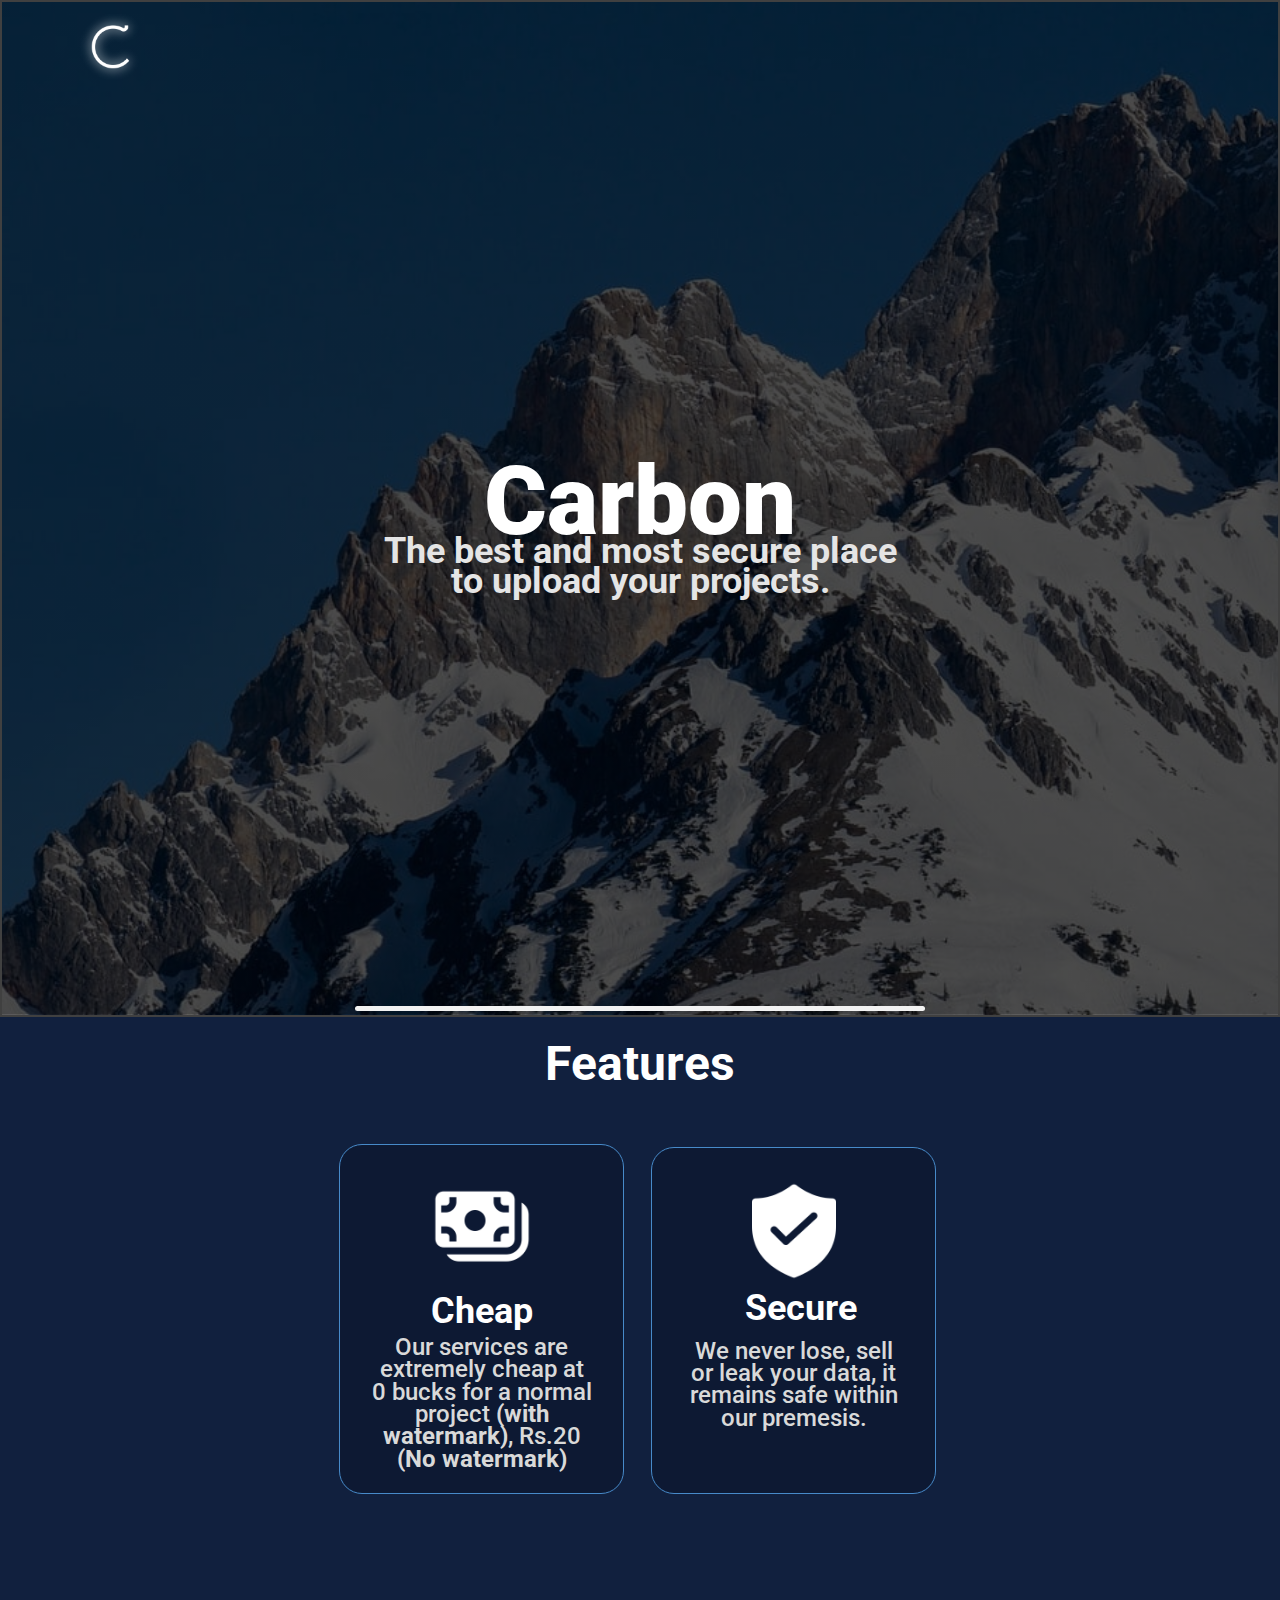
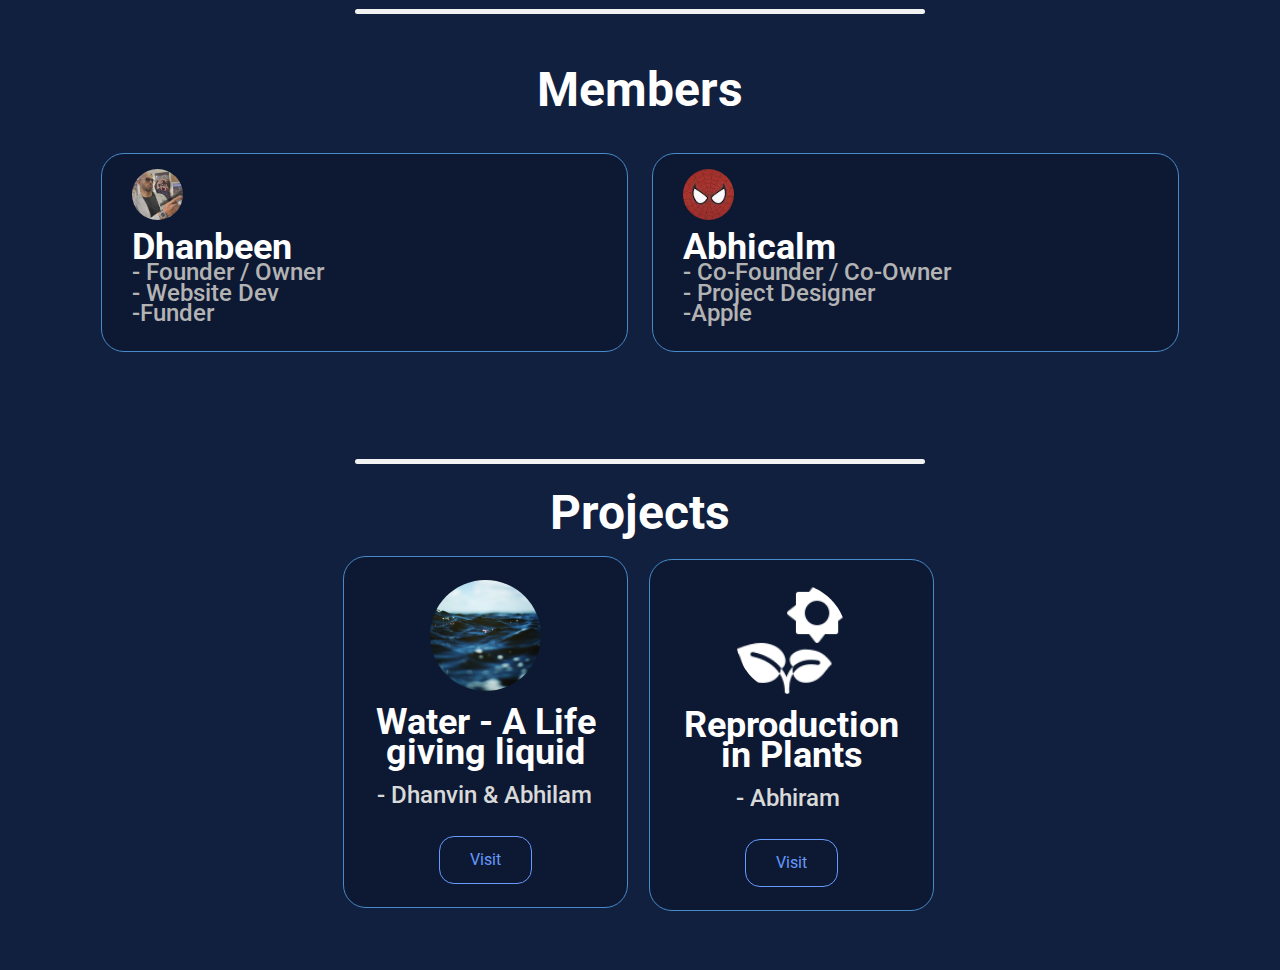
<file: index.html>
<!DOCTYPE html>
<html style="font-size: 16px;" lang="en"><head>
    <meta name="viewport" content="width=device-width, initial-scale=1.0">
    <meta charset="utf-8">
    <meta name="keywords" content="">
    <meta name="description" content="">
    <title>Home</title>
    <link rel="stylesheet" href="nicepage.css" media="screen">
<link rel="stylesheet" href="Home.css" media="screen">
    <script class="u-script" type="text/javascript" src="jquery.js" defer=""></script>
    <script class="u-script" type="text/javascript" src="nicepage.js" defer=""></script>
    <meta name="generator" content="Nicepage 6.2.1, nicepage.com">
    <link id="u-theme-google-font" rel="stylesheet" href="https://fonts.googleapis.com/css?family=Roboto:100,100i,300,300i,400,400i,500,500i,700,700i,900,900i|Open+Sans:300,300i,400,400i,500,500i,600,600i,700,700i,800,800i">
    
    
    
    
    
    
    <script type="application/ld+json">{
		"@context": "http://schema.org",
		"@type": "Organization",
		"name": ""
}</script>
    <meta name="theme-color" content="#478ac9">
    <meta property="og:title" content="Home">
    <meta property="og:type" content="website">
  <meta data-intl-tel-input-cdn-path="intlTelInput/"></head>
  <body data-home-page="Home.html" data-home-page-title="Home" data-path-to-root="./" data-include-products="false" class="u-body u-xl-mode" data-lang="en">
    <section class="u-border-2 u-border-grey-75 u-clearfix u-image u-shading u-section-1" id="sec-ace7" data-image-width="1280" data-image-height="720">
      <div class="u-clearfix u-sheet u-valign-middle u-sheet-1">
        <img class="u-image u-image-contain u-image-default u-preserve-proportions u-image-1" src="images/Carbn.png" alt="" data-image-width="1000" data-image-height="1000">
        <p class="u-custom-font u-heading-font u-text u-text-default u-text-white u-text-1">Carbon </p>
        <p class="u-align-center u-custom-font u-heading-font u-text u-text-default u-text-grey-10 u-text-2">The best and most secure place<br>to upload your projects. 
        </p>
        <div class="u-grey-5 u-radius u-shape u-shape-round u-shape-1"></div>
      </div>
    </section>
    <section class="u-clearfix u-custom-color-1 u-section-2" id="sec-e301">
      <div class="u-clearfix u-sheet u-sheet-1">
        <p class="u-align-center u-custom-font u-heading-font u-text u-text-default u-text-white u-text-1">Features<br>
        </p>
        <div class="u-border-1 u-border-palette-1-base u-container-style u-custom-color-2 u-group u-hover-feature u-radius u-shape-round u-group-1">
          <div class="u-container-layout u-container-layout-1">
            <img class="u-image u-image-contain u-image-default u-preserve-proportions u-image-1" src="images/ic_fluent_money_24_filled.png" alt="" data-image-width="512" data-image-height="512">
            <p class="u-align-center u-custom-font u-heading-font u-text u-text-default u-text-white u-text-2">Che​ap<br>
            </p>
            <p class="u-align-center u-custom-font u-heading-font u-text u-text-default u-text-grey-15 u-text-3">Our services are extremely cheap at 0 bucks for a normal project <span style="font-weight: 700;">(with watermark)</span>, Rs.20 <span style="font-weight: 700;">(No watermark)</span>
            </p>
          </div>
        </div>
        <div class="u-border-1 u-border-palette-1-base u-container-style u-custom-color-2 u-group u-hover-feature u-radius u-shape-round u-group-2">
          <div class="u-container-layout u-container-layout-2">
            <img class="u-image u-image-contain u-image-default u-preserve-proportions u-image-2" src="images/ic_fluent_shield_task_24_filled.png" alt="" data-image-width="512" data-image-height="512">
            <p class="u-align-center u-custom-font u-heading-font u-text u-text-default u-text-white u-text-4">Secure<br>
            </p>
            <p class="u-align-center u-custom-font u-heading-font u-text u-text-default u-text-grey-15 u-text-5">We never lose, sell or leak your data, it remains safe within our premesis.</p>
          </div>
        </div>
        <div class="u-grey-5 u-radius u-shape u-shape-round u-shape-1"></div>
      </div>
      
      
    </section>
    <section class="u-clearfix u-custom-color-1 u-section-3" id="sec-2e71">
      <div class="u-clearfix u-sheet u-sheet-1">
        <p class="u-align-center u-custom-font u-heading-font u-text u-text-default u-text-white u-text-1">Members<br>
        </p>
        <div class="u-border-1 u-border-palette-1-base u-container-style u-custom-color-2 u-group u-hover-feature u-radius u-shape-round u-group-1">
          <div class="u-container-layout u-container-layout-1">
            <img class="u-image u-image-circle u-image-1" src="images/e7a1c5ff43b8ae840bb561924fb8c9f0.jpg" alt="" data-image-width="750" data-image-height="530">
            <p class="u-align-center u-custom-font u-heading-font u-hover-feature u-text u-text-default u-text-white u-text-2">Dhanbeen</p>
            <p class="u-align-left u-custom-font u-heading-font u-text u-text-default u-text-grey-30 u-text-3">- Founder / Owner<br>- Website Dev<br>-Funder
            </p>
          </div>
        </div>
        <div class="u-border-1 u-border-palette-1-base u-container-style u-custom-color-2 u-group u-hover-feature u-radius u-shape-round u-group-2">
          <div class="u-container-layout u-container-layout-2">
            <img class="u-image u-image-circle u-image-2" src="images/varma.webp" alt="" data-image-width="150" data-image-height="150">
            <p class="u-align-center u-custom-font u-heading-font u-text u-text-default u-text-white u-text-4">Abhicalm</p>
            <p class="u-align-left u-custom-font u-heading-font u-text u-text-default u-text-grey-30 u-text-5">- Co-Founder / Co-Owner<br>- Project Designer<br>-Apple
            </p>
          </div>
        </div>
        <div class="u-grey-5 u-radius u-shape u-shape-round u-shape-1"></div>
      </div>
      
      
      
    </section>
    <section class="u-clearfix u-custom-color-1 u-section-4" id="sec-a1a5">
      <div class="u-clearfix u-sheet u-sheet-1">
        <p class="u-align-center u-custom-font u-heading-font u-text u-text-default u-text-white u-text-1">Projects<br>
        </p>
        <div class="u-border-1 u-border-palette-1-base u-container-style u-custom-color-2 u-group u-hover-feature u-radius u-shape-round u-group-1">
          <div class="u-container-layout u-container-layout-1">
            <div class="u-image u-image-circle u-image-contain u-preserve-proportions u-image-1" alt="" data-image-width="1200" data-image-height="1200"></div>
            <p class="u-align-center u-custom-font u-heading-font u-text u-text-default u-text-white u-text-2"><b>Water - A Life giving liquid</b>
              <br>
            </p>
            <p class="u-align-center u-custom-font u-heading-font u-text u-text-default u-text-grey-15 u-text-3">- Dhanvin &amp; Abhilam</p>
            <a href="https://docs.google.com/presentation/d/1v4JeEMCfIoml5W38ipkoYWOOvaPX4j9_U9_-oeBfvME/edit?usp=sharing" class="u-border-1 u-border-custom-color-3 u-btn u-btn-round u-button-style u-custom-font u-heading-font u-hover-feature u-none u-radius u-btn-1" target="_blank">Visit</a>
          </div>
        </div>
        <div class="u-border-1 u-border-palette-1-base u-container-style u-custom-color-2 u-group u-hover-feature u-radius u-shape-round u-group-2">
          <div class="u-container-layout u-valign-top u-container-layout-2">
            <div class="u-image u-image-circle u-image-contain u-preserve-proportions u-image-2" alt="" data-image-width="150" data-image-height="150"></div>
            <p class="u-align-center u-custom-font u-heading-font u-text u-text-default u-text-white u-text-4"> Reproduction in Plants<br>
            </p>
            <p class="u-align-center u-custom-font u-heading-font u-text u-text-default u-text-grey-15 u-text-5">- Abhiram</p>
            <a href="https://docs.google.com/presentation/d/1xaHNyrE28_geELH48tmDnkQb5HBj--PU04C9QZbWVcw/edit?usp=sharing" class="u-border-1 u-border-custom-color-3 u-btn u-btn-round u-button-style u-custom-font u-heading-font u-hover-feature u-none u-radius u-btn-2" target="_blank">Visit</a>
          </div>
        </div>
      </div>
      
      
      
      
    </section>
    
  
</body></html>
</file>
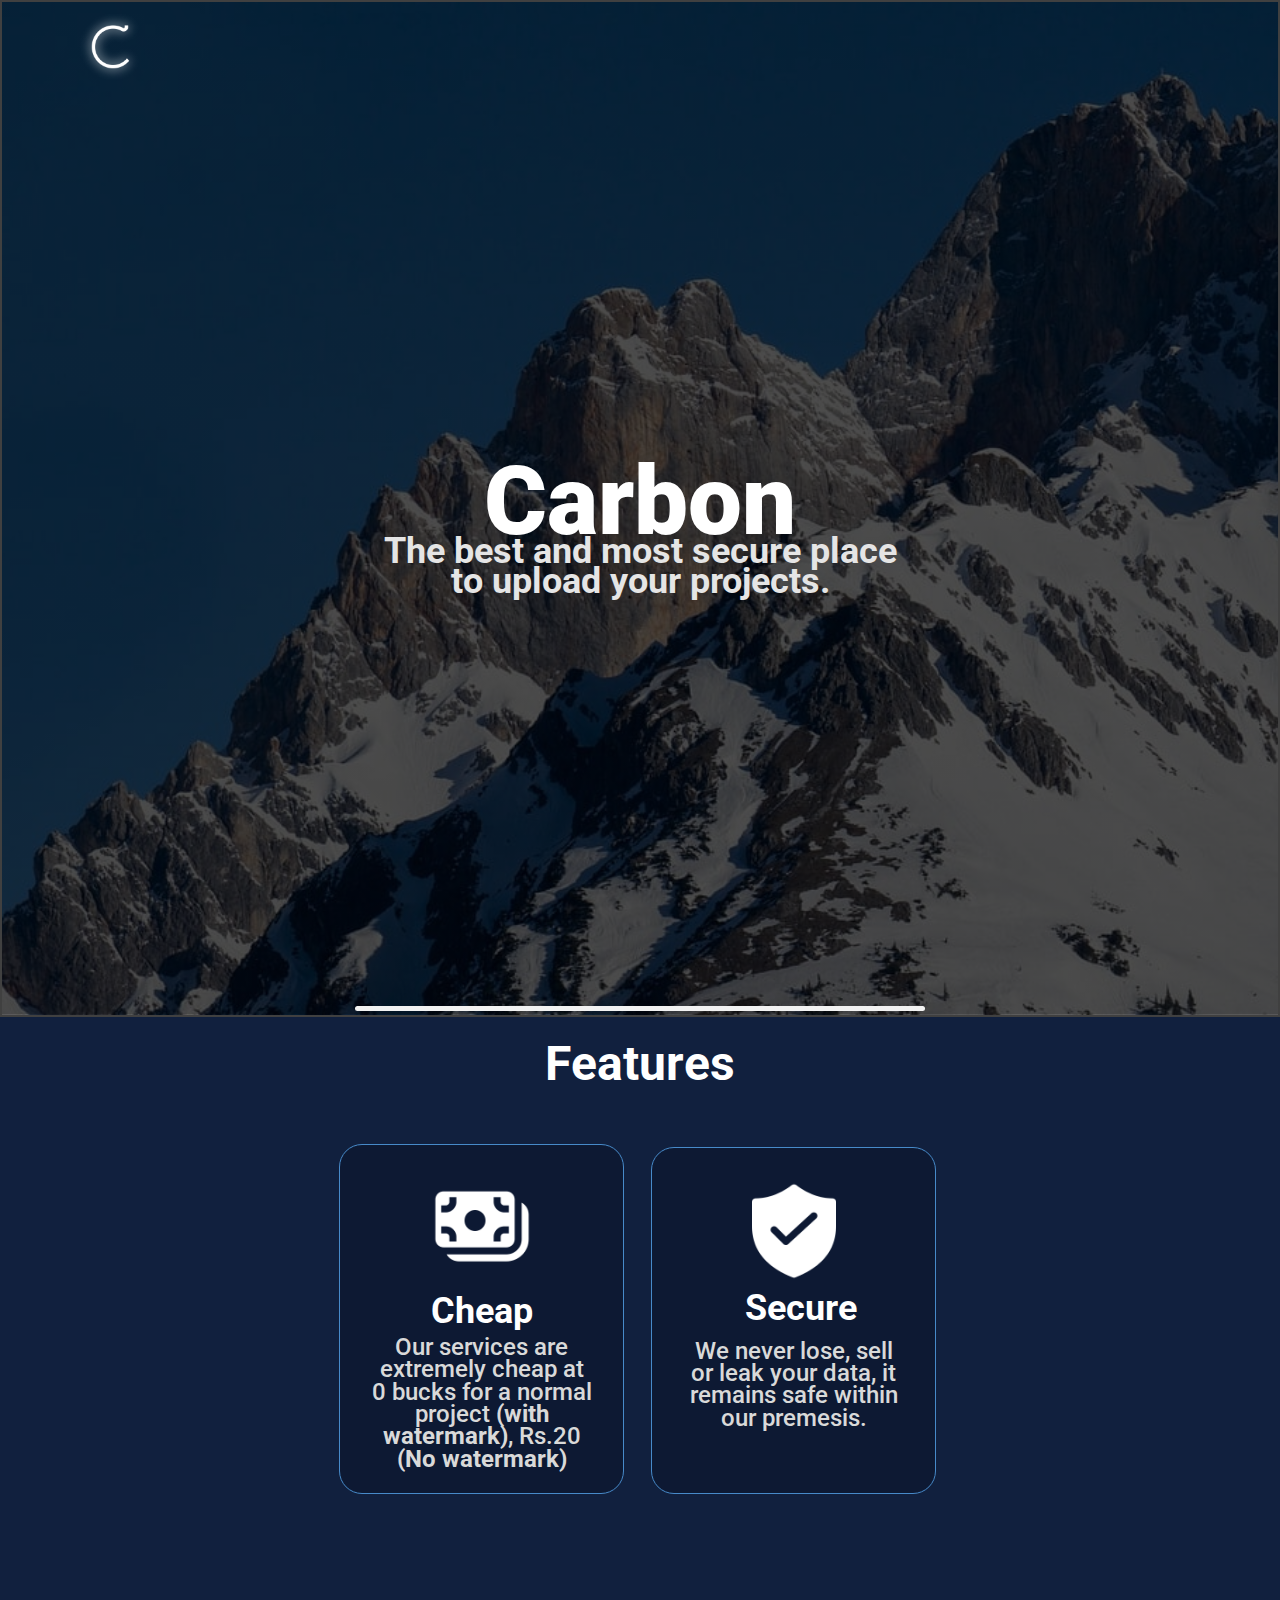
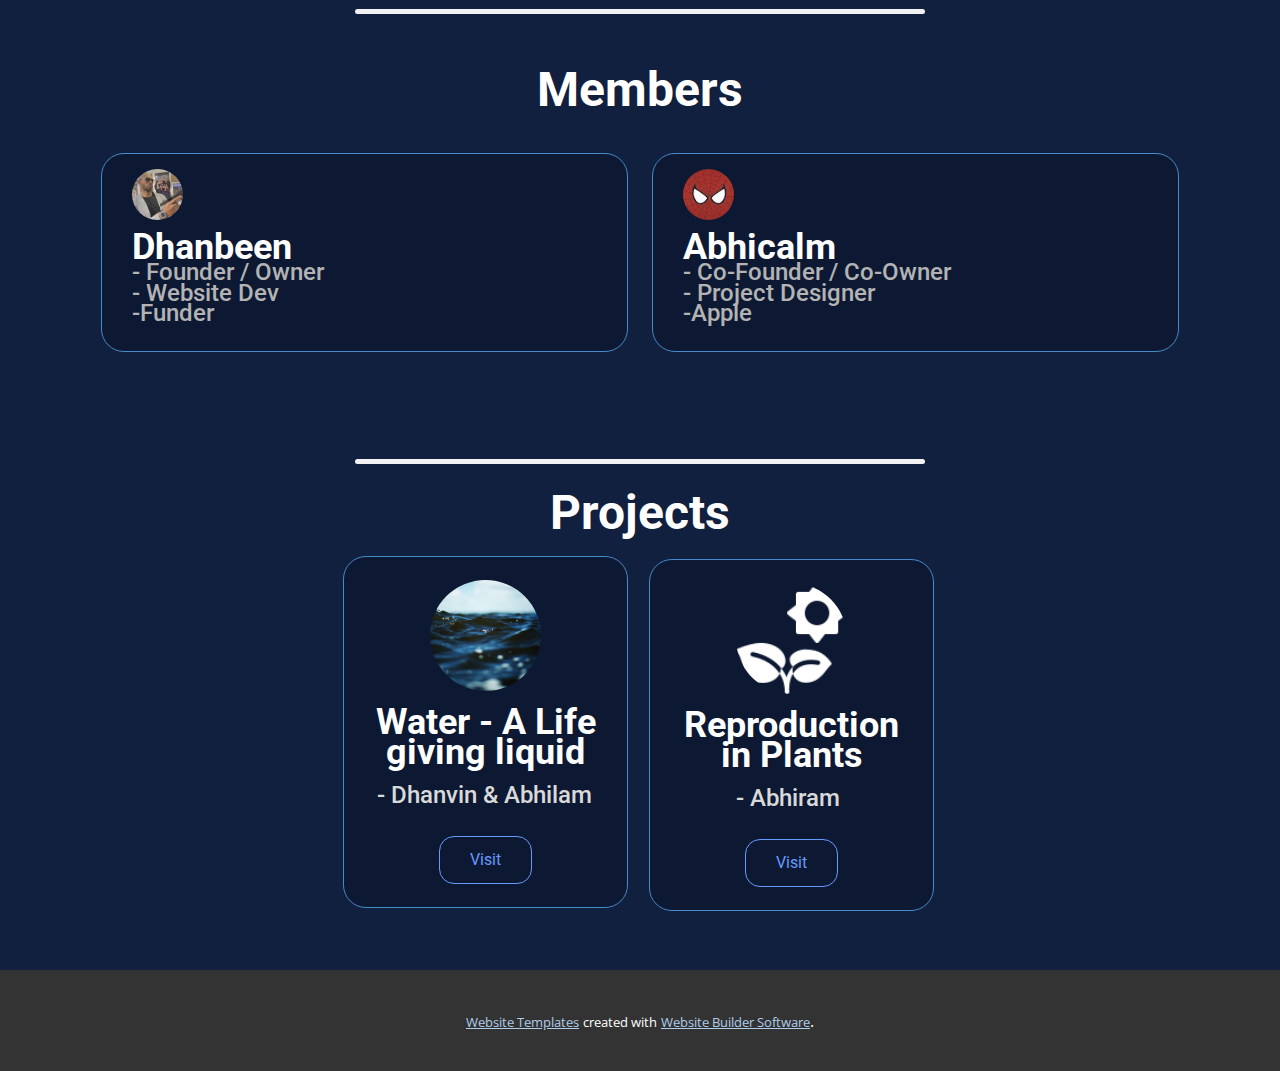
<file: Home.html>
<!DOCTYPE html>
<html style="font-size: 16px;" lang="en"><head>
    <meta name="viewport" content="width=device-width, initial-scale=1.0">
    <meta charset="utf-8">
    <meta name="keywords" content="">
    <meta name="description" content="">
    <title>Home</title>
    <link rel="stylesheet" href="nicepage.css" media="screen">
<link rel="stylesheet" href="Home.css" media="screen">
    <script class="u-script" type="text/javascript" src="jquery.js" defer=""></script>
    <script class="u-script" type="text/javascript" src="nicepage.js" defer=""></script>
    <meta name="generator" content="Nicepage 6.2.1, nicepage.com">
    <link id="u-theme-google-font" rel="stylesheet" href="https://fonts.googleapis.com/css?family=Roboto:100,100i,300,300i,400,400i,500,500i,700,700i,900,900i|Open+Sans:300,300i,400,400i,500,500i,600,600i,700,700i,800,800i">
    
    
    
    
    
    
    <script type="application/ld+json">{
		"@context": "http://schema.org",
		"@type": "Organization",
		"name": ""
}</script>
    <meta name="theme-color" content="#478ac9">
    <meta property="og:title" content="Home">
    <meta property="og:type" content="website">
  <meta data-intl-tel-input-cdn-path="intlTelInput/"></head>
  <body data-path-to-root="./" data-include-products="false" class="u-body u-xl-mode" data-lang="en">
    <section class="u-border-2 u-border-grey-75 u-clearfix u-image u-shading u-section-1" id="sec-ace7" data-image-width="1280" data-image-height="720">
      <div class="u-clearfix u-sheet u-valign-middle u-sheet-1">
        <img class="u-image u-image-contain u-image-default u-preserve-proportions u-image-1" src="images/Carbn.png" alt="" data-image-width="1000" data-image-height="1000">
        <p class="u-custom-font u-heading-font u-text u-text-default u-text-white u-text-1">Carbon </p>
        <p class="u-align-center u-custom-font u-heading-font u-text u-text-default u-text-grey-10 u-text-2">The best and most secure place<br>to upload your projects. 
        </p>
        <div class="u-grey-5 u-radius u-shape u-shape-round u-shape-1"></div>
      </div>
    </section>
    <section class="u-clearfix u-custom-color-1 u-section-2" id="sec-e301">
      <div class="u-clearfix u-sheet u-sheet-1">
        <p class="u-align-center u-custom-font u-heading-font u-text u-text-default u-text-white u-text-1">Features<br>
        </p>
        <div class="u-border-1 u-border-palette-1-base u-container-style u-custom-color-2 u-group u-hover-feature u-radius u-shape-round u-group-1">
          <div class="u-container-layout u-container-layout-1">
            <img class="u-image u-image-contain u-image-default u-preserve-proportions u-image-1" src="images/ic_fluent_money_24_filled.png" alt="" data-image-width="512" data-image-height="512">
            <p class="u-align-center u-custom-font u-heading-font u-text u-text-default u-text-white u-text-2">Che​ap<br>
            </p>
            <p class="u-align-center u-custom-font u-heading-font u-text u-text-default u-text-grey-15 u-text-3">Our services are extremely cheap at 0 bucks for a normal project <span style="font-weight: 700;">(with watermark)</span>, Rs.20 <span style="font-weight: 700;">(No watermark)</span>
            </p>
          </div>
        </div>
        <div class="u-border-1 u-border-palette-1-base u-container-style u-custom-color-2 u-group u-hover-feature u-radius u-shape-round u-group-2">
          <div class="u-container-layout u-container-layout-2">
            <img class="u-image u-image-contain u-image-default u-preserve-proportions u-image-2" src="images/ic_fluent_shield_task_24_filled.png" alt="" data-image-width="512" data-image-height="512">
            <p class="u-align-center u-custom-font u-heading-font u-text u-text-default u-text-white u-text-4">Secure<br>
            </p>
            <p class="u-align-center u-custom-font u-heading-font u-text u-text-default u-text-grey-15 u-text-5">We never lose, sell or leak your data, it remains safe within our premesis.</p>
          </div>
        </div>
        <div class="u-grey-5 u-radius u-shape u-shape-round u-shape-1"></div>
      </div>
      
      
    </section>
    <section class="u-clearfix u-custom-color-1 u-section-3" id="sec-2e71">
      <div class="u-clearfix u-sheet u-sheet-1">
        <p class="u-align-center u-custom-font u-heading-font u-text u-text-default u-text-white u-text-1">Members<br>
        </p>
        <div class="u-border-1 u-border-palette-1-base u-container-style u-custom-color-2 u-group u-hover-feature u-radius u-shape-round u-group-1">
          <div class="u-container-layout u-container-layout-1">
            <img class="u-image u-image-circle u-image-1" src="images/e7a1c5ff43b8ae840bb561924fb8c9f0.jpg" alt="" data-image-width="750" data-image-height="530">
            <p class="u-align-center u-custom-font u-heading-font u-hover-feature u-text u-text-default u-text-white u-text-2">Dhanbeen</p>
            <p class="u-align-left u-custom-font u-heading-font u-text u-text-default u-text-grey-30 u-text-3">- Founder / Owner<br>- Website Dev<br>-Funder
            </p>
          </div>
        </div>
        <div class="u-border-1 u-border-palette-1-base u-container-style u-custom-color-2 u-group u-hover-feature u-radius u-shape-round u-group-2">
          <div class="u-container-layout u-container-layout-2">
            <img class="u-image u-image-circle u-image-2" src="images/varma.webp" alt="" data-image-width="150" data-image-height="150">
            <p class="u-align-center u-custom-font u-heading-font u-text u-text-default u-text-white u-text-4">Abhicalm</p>
            <p class="u-align-left u-custom-font u-heading-font u-text u-text-default u-text-grey-30 u-text-5">- Co-Founder / Co-Owner<br>- Project Designer<br>-Apple
            </p>
          </div>
        </div>
        <div class="u-grey-5 u-radius u-shape u-shape-round u-shape-1"></div>
      </div>
      
      
      
    </section>
    <section class="u-clearfix u-custom-color-1 u-section-4" id="sec-a1a5">
      <div class="u-clearfix u-sheet u-sheet-1">
        <p class="u-align-center u-custom-font u-heading-font u-text u-text-default u-text-white u-text-1">Projects<br>
        </p>
        <div class="u-border-1 u-border-palette-1-base u-container-style u-custom-color-2 u-group u-hover-feature u-radius u-shape-round u-group-1">
          <div class="u-container-layout u-container-layout-1">
            <div class="u-image u-image-circle u-image-contain u-preserve-proportions u-image-1" alt="" data-image-width="1200" data-image-height="1200"></div>
            <p class="u-align-center u-custom-font u-heading-font u-text u-text-default u-text-white u-text-2"><b>Water - A Life giving liquid</b>
              <br>
            </p>
            <p class="u-align-center u-custom-font u-heading-font u-text u-text-default u-text-grey-15 u-text-3">- Dhanvin &amp; Abhilam</p>
            <a href="https://docs.google.com/presentation/d/1v4JeEMCfIoml5W38ipkoYWOOvaPX4j9_U9_-oeBfvME/edit?usp=sharing" class="u-border-1 u-border-custom-color-3 u-btn u-btn-round u-button-style u-custom-font u-heading-font u-hover-feature u-none u-radius u-btn-1" target="_blank">Visit</a>
          </div>
        </div>
        <div class="u-border-1 u-border-palette-1-base u-container-style u-custom-color-2 u-group u-hover-feature u-radius u-shape-round u-group-2">
          <div class="u-container-layout u-valign-top u-container-layout-2">
            <div class="u-image u-image-circle u-image-contain u-preserve-proportions u-image-2" alt="" data-image-width="150" data-image-height="150"></div>
            <p class="u-align-center u-custom-font u-heading-font u-text u-text-default u-text-white u-text-4"> Reproduction in Plants<br>
            </p>
            <p class="u-align-center u-custom-font u-heading-font u-text u-text-default u-text-grey-15 u-text-5">- Abhiram</p>
            <a href="https://docs.google.com/presentation/d/1xaHNyrE28_geELH48tmDnkQb5HBj--PU04C9QZbWVcw/edit?usp=sharing" class="u-border-1 u-border-custom-color-3 u-btn u-btn-round u-button-style u-custom-font u-heading-font u-hover-feature u-none u-radius u-btn-2" target="_blank">Visit</a>
          </div>
        </div>
      </div>
      
      
      
      
    </section>
    
    
    
    
    <section class="u-backlink u-clearfix u-grey-80">
      <a class="u-link" href="https://nicepage.com/website-templates" target="_blank">
        <span>Website Templates</span>
      </a>
      <p class="u-text">
        <span>created with</span>
      </p>
      <a class="u-link" href="" target="_blank">
        <span>Website Builder Software</span>
      </a>. 
    </section>
  
</body></html>
</file>
